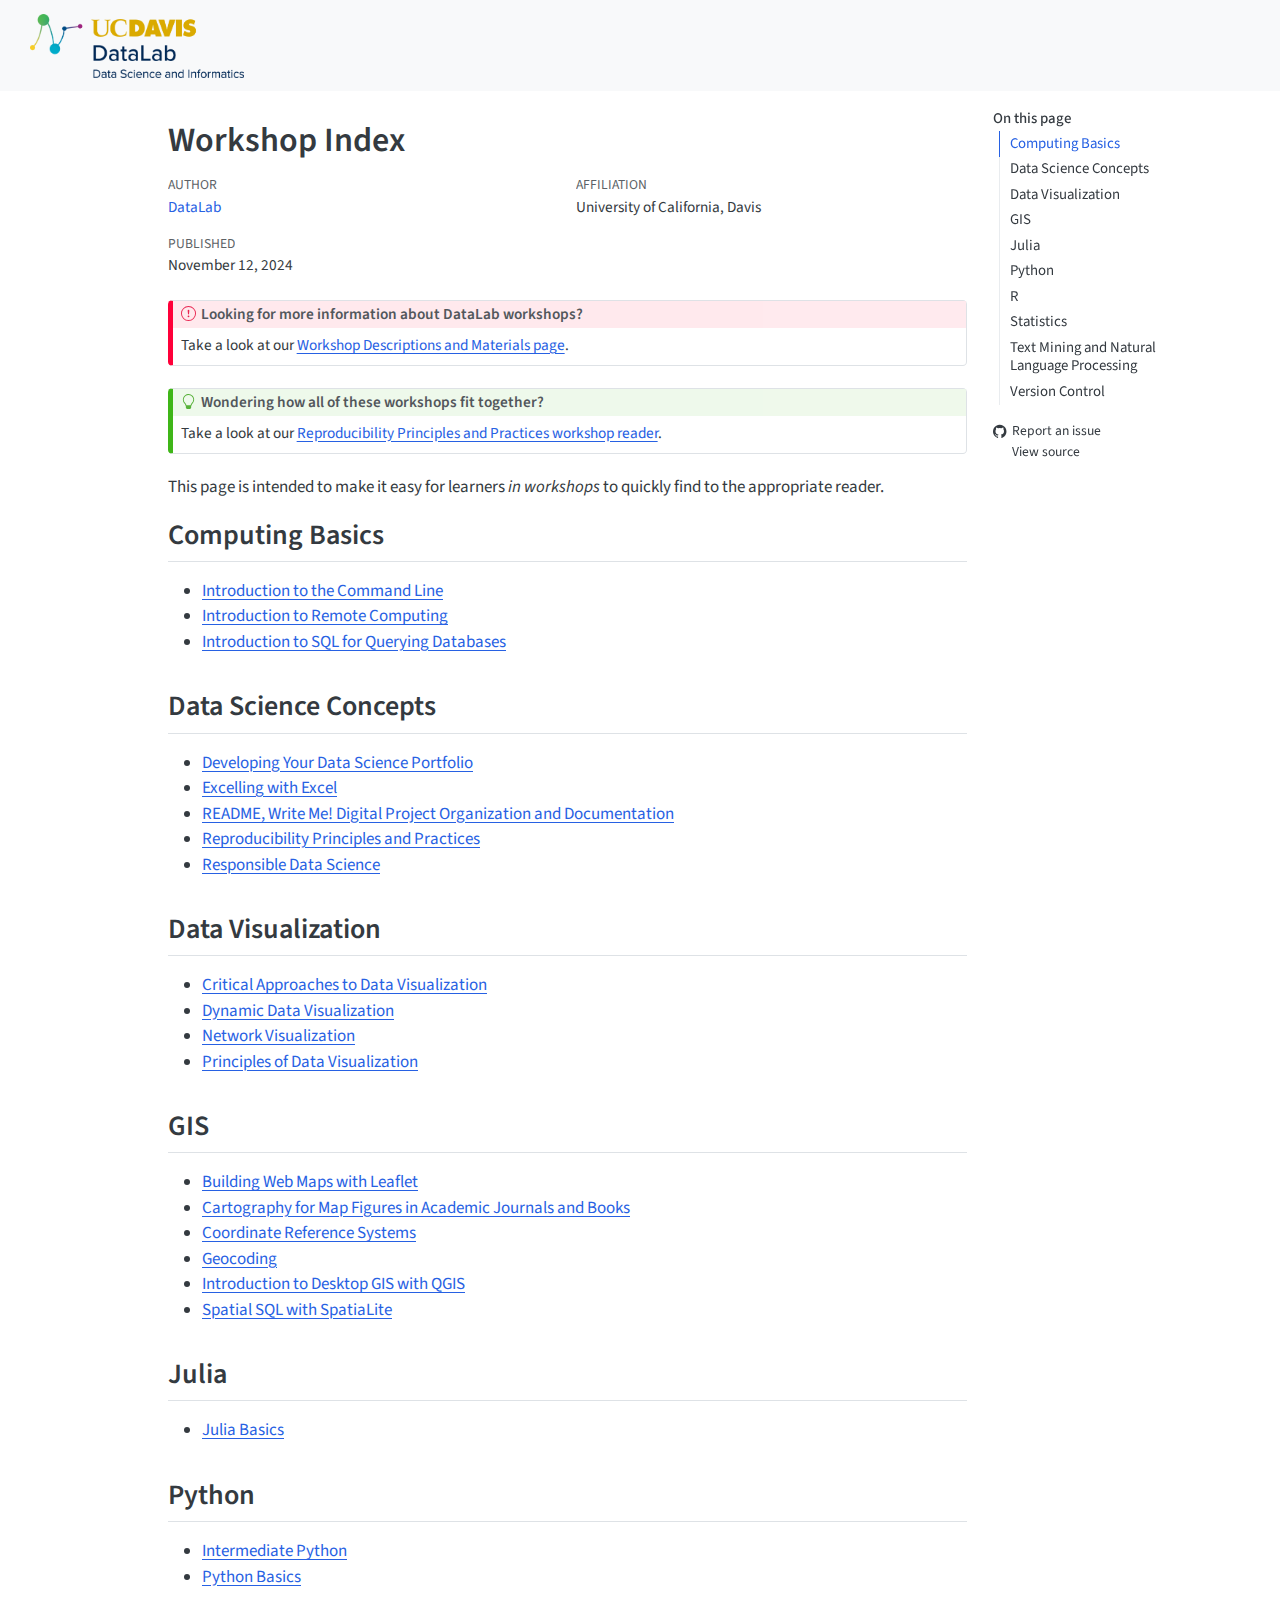
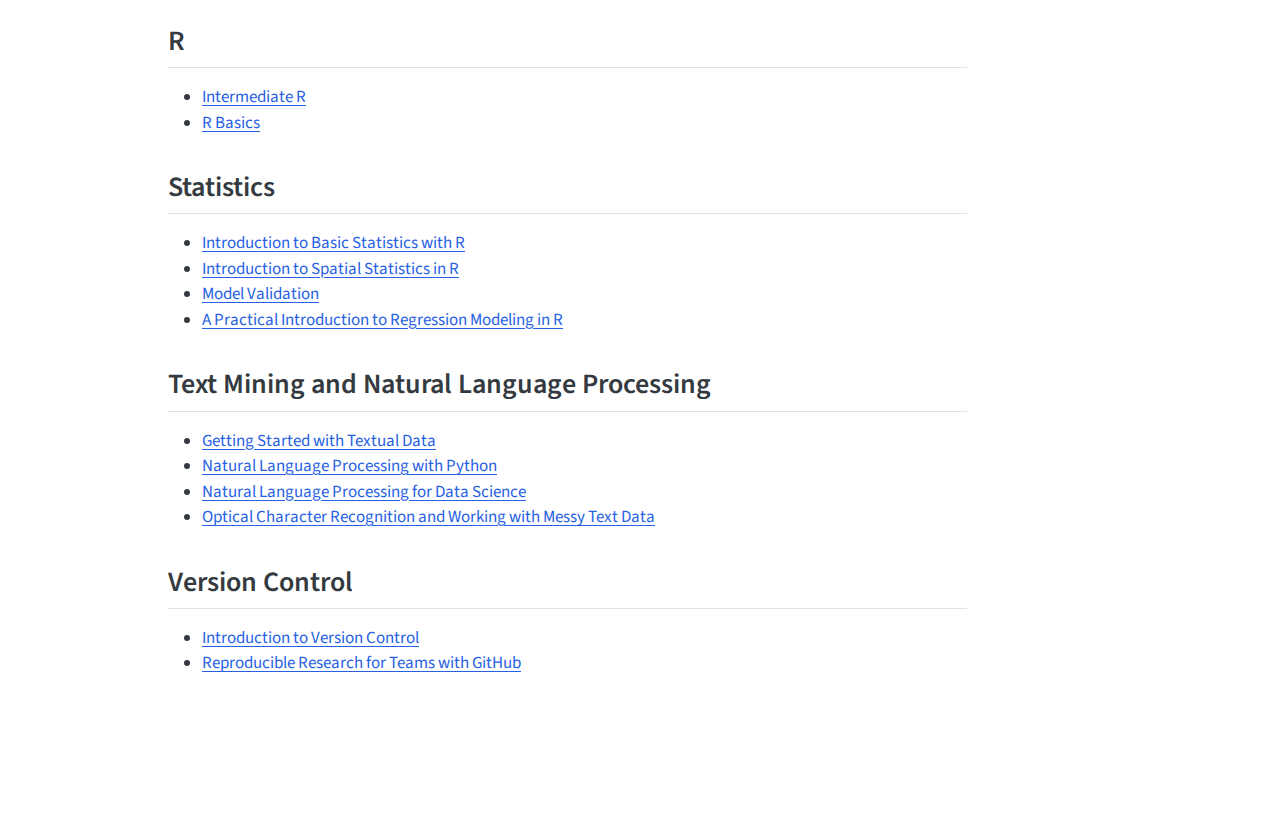
<file: docs/index.html>
<!DOCTYPE html>
<html xmlns="http://www.w3.org/1999/xhtml" lang="en" xml:lang="en"><head>

<meta charset="utf-8">
<meta name="generator" content="quarto-1.5.57">

<meta name="viewport" content="width=device-width, initial-scale=1.0, user-scalable=yes">

<meta name="author" content="DataLab">
<meta name="dcterms.date" content="2024-11-12">

<title>Workshop Index</title>
<style>
code{white-space: pre-wrap;}
span.smallcaps{font-variant: small-caps;}
div.columns{display: flex; gap: min(4vw, 1.5em);}
div.column{flex: auto; overflow-x: auto;}
div.hanging-indent{margin-left: 1.5em; text-indent: -1.5em;}
ul.task-list{list-style: none;}
ul.task-list li input[type="checkbox"] {
  width: 0.8em;
  margin: 0 0.8em 0.2em -1em; /* quarto-specific, see https://github.com/quarto-dev/quarto-cli/issues/4556 */ 
  vertical-align: middle;
}
</style>


<script src="site_libs/quarto-nav/quarto-nav.js"></script>
<script src="site_libs/clipboard/clipboard.min.js"></script>
<script src="site_libs/quarto-html/quarto.js"></script>
<script src="site_libs/quarto-html/popper.min.js"></script>
<script src="site_libs/quarto-html/tippy.umd.min.js"></script>
<script src="site_libs/quarto-html/anchor.min.js"></script>
<link href="site_libs/quarto-html/tippy.css" rel="stylesheet">
<link href="site_libs/quarto-html/quarto-syntax-highlighting.css" rel="stylesheet" id="quarto-text-highlighting-styles">
<script src="site_libs/bootstrap/bootstrap.min.js"></script>
<link href="site_libs/bootstrap/bootstrap-icons.css" rel="stylesheet">
<link href="site_libs/bootstrap/bootstrap.min.css" rel="stylesheet" id="quarto-bootstrap" data-mode="light">
<script id="quarto-search-options" type="application/json">{
  "language": {
    "search-no-results-text": "No results",
    "search-matching-documents-text": "matching documents",
    "search-copy-link-title": "Copy link to search",
    "search-hide-matches-text": "Hide additional matches",
    "search-more-match-text": "more match in this document",
    "search-more-matches-text": "more matches in this document",
    "search-clear-button-title": "Clear",
    "search-text-placeholder": "",
    "search-detached-cancel-button-title": "Cancel",
    "search-submit-button-title": "Submit",
    "search-label": "Search"
  }
}</script>
<style>
.navbar-logo {
  max-height: 3em;
  max-width: 50vw;
}
</style>


</head>

<body class="nav-fixed">

<div id="quarto-search-results"></div>
  <header id="quarto-header" class="headroom fixed-top">
    <nav class="navbar navbar-expand-lg " data-bs-theme="dark">
      <div class="navbar-container container-fluid">
      <div class="navbar-brand-container mx-auto">
    <a href="https://datalab.ucdavis.edu/" class="navbar-brand navbar-brand-logo">
    <img src="./images/datalab-logo-full-color-rgb-1.png" alt="The logo of the UC Davis DataLab." class="navbar-logo">
    </a>
  </div>
        <div class="quarto-navbar-tools tools-end">
</div>
      </div> <!-- /container-fluid -->
    </nav>
</header>
<!-- content -->
<div id="quarto-content" class="quarto-container page-columns page-rows-contents page-layout-article page-navbar">
<!-- sidebar -->
<!-- margin-sidebar -->
    <div id="quarto-margin-sidebar" class="sidebar margin-sidebar">
        <nav id="TOC" role="doc-toc" class="toc-active">
    <h2 id="toc-title">On this page</h2>
   
  <ul>
  <li><a href="#computing-basics" id="toc-computing-basics" class="nav-link active" data-scroll-target="#computing-basics">Computing Basics</a></li>
  <li><a href="#data-science-concepts" id="toc-data-science-concepts" class="nav-link" data-scroll-target="#data-science-concepts">Data Science Concepts</a></li>
  <li><a href="#data-visualization" id="toc-data-visualization" class="nav-link" data-scroll-target="#data-visualization">Data Visualization</a></li>
  <li><a href="#gis" id="toc-gis" class="nav-link" data-scroll-target="#gis">GIS</a></li>
  <li><a href="#julia" id="toc-julia" class="nav-link" data-scroll-target="#julia">Julia</a></li>
  <li><a href="#python" id="toc-python" class="nav-link" data-scroll-target="#python">Python</a></li>
  <li><a href="#r" id="toc-r" class="nav-link" data-scroll-target="#r">R</a></li>
  <li><a href="#statistics" id="toc-statistics" class="nav-link" data-scroll-target="#statistics">Statistics</a></li>
  <li><a href="#text-mining-and-natural-language-processing" id="toc-text-mining-and-natural-language-processing" class="nav-link" data-scroll-target="#text-mining-and-natural-language-processing">Text Mining and Natural Language Processing</a></li>
  <li><a href="#version-control" id="toc-version-control" class="nav-link" data-scroll-target="#version-control">Version Control</a></li>
  </ul>
<div class="toc-actions"><ul><li><a href="https://github.com/ucdavisdatalab/workshop_index/issues/new" class="toc-action"><i class="bi bi-github"></i>Report an issue</a></li><li><a href="https://github.com/ucdavisdatalab/workshop_index/blob/main/index.qmd" class="toc-action"><i class="bi empty"></i>View source</a></li></ul></div></nav>
    </div>
<!-- main -->
<main class="content" id="quarto-document-content">

<header id="title-block-header" class="quarto-title-block default">
<div class="quarto-title">
<h1 class="title">Workshop Index</h1>
</div>


<div class="quarto-title-meta-author">
  <div class="quarto-title-meta-heading">Author</div>
  <div class="quarto-title-meta-heading">Affiliation</div>
  
    <div class="quarto-title-meta-contents">
    <p class="author"><a href="https://datalab.ucdavis.edu/">DataLab</a> </p>
  </div>
  <div class="quarto-title-meta-contents">
        <p class="affiliation">
            University of California, Davis
          </p>
      </div>
  </div>

<div class="quarto-title-meta">

      
    <div>
    <div class="quarto-title-meta-heading">Published</div>
    <div class="quarto-title-meta-contents">
      <p class="date">November 12, 2024</p>
    </div>
  </div>
  
    
  </div>
  


</header>


<!--
github-repo: https://github.com/ucdavisdatalab/workshop_index
url: "https://ucdavisdatalab.github.io/workshop_index/"

lang: en-us

site: "bookdown::bookdown_site"
knit: "bookdown::render_book"
output:
  bookdown::gitbook:
    fig_caption: false
    config:
      toc:
        before: |
          <li><a href="https://datalab.ucdavis.edu/">
            <img src="https://datalab.ucdavis.edu/wp-content/uploads/2019/07/datalab-logo-full-color-rgb-1.png" style="height: 100%; width: 100%; object-fit: contain" />
          </a></li>
          <li><a href="./" style="font-size: 18px">UC Davis DataLab Workshops</a></li>
        after: |
          <a href="https://creativecommons.org/licenses/by-nc-sa/4.0/" target="_blank">
            <img alt="CC BY-SA 4.0" src="https://img.shields.io/badge/License-CC%20BY--NC--SA%204.0-lightgrey.svg" style="float: right; padding-right: 10px;" />
          </a>
        collapse: section
      sharing: no
      view: https://github.com/ucdavisdatalab/workshop_index/blob/main/%s
      edit: https://github.com/ucdavisdatalab/workshop_index/edit/main/%s



---
-->
<div class="callout callout-style-default callout-important callout-titled">
<div class="callout-header d-flex align-content-center">
<div class="callout-icon-container">
<i class="callout-icon"></i>
</div>
<div class="callout-title-container flex-fill">
Looking for more information about DataLab workshops?
</div>
</div>
<div class="callout-body-container callout-body">
<p>Take a look at our <a href="https://datalab.ucdavis.edu/workshops/descriptions/">Workshop Descriptions and Materials page</a>.</p>
</div>
</div>
<div class="callout callout-style-default callout-tip callout-titled">
<div class="callout-header d-flex align-content-center">
<div class="callout-icon-container">
<i class="callout-icon"></i>
</div>
<div class="callout-title-container flex-fill">
Wondering how all of these workshops fit together?
</div>
</div>
<div class="callout-body-container callout-body">
<p>Take a look at our <a href="https://ucdavisdatalab.github.io/workshop_reproducible_research/">Reproducibility Principles and Practices workshop reader</a>.</p>
</div>
</div>
<p>This page is intended to make it easy for learners <em>in workshops</em> to quickly find to the appropriate reader.</p>
<section id="computing-basics" class="level2">
<h2 class="anchored" data-anchor-id="computing-basics">Computing Basics</h2>
<ul>
<li><a href="https://ucdavisdatalab.github.io/workshop_introduction_to_the_command_line/">Introduction to the Command Line</a></li>
<li><a href="https://ucdavisdatalab.github.io/workshop_intro_to_remote_computing/chapters/index.html">Introduction to Remote Computing</a></li>
<li><a href="https://ucdavisdatalab.github.io/workshop_intro_to_sql/">Introduction to SQL for Querying Databases</a></li>
</ul>
</section>
<section id="data-science-concepts" class="level2">
<h2 class="anchored" data-anchor-id="data-science-concepts">Data Science Concepts</h2>
<ul>
<li><a href="https://ucdavisdatalab.github.io/workshop_portfolios/">Developing Your Data Science Portfolio</a></li>
<li><a href="https://ucdavisdatalab.github.io/workshop_keeping_data_tidy/">Excelling with Excel</a></li>
<li><a href="https://ucdavisdatalab.github.io/workshop_how-to-data-documentation/">README, Write Me! Digital Project Organization and Documentation</a></li>
<li><a href="https://ucdavisdatalab.github.io/workshop_reproducible_research/">Reproducibility Principles and Practices</a></li>
<li><a href="https://ucdavisdatalab.github.io/responsible-data-science/">Responsible Data Science</a></li>
</ul>
</section>
<section id="data-visualization" class="level2">
<h2 class="anchored" data-anchor-id="data-visualization">Data Visualization</h2>
<ul>
<li><a href="https://ucdavisdatalab.github.io/workshop_critical_data_viz/">Critical Approaches to Data Visualization</a></li>
<li><a href="https://ucdavisdatalab.github.io/workshop_dynamic_data_viz">Dynamic Data Visualization</a></li>
<li><a href="https://ucdavisdatalab.github.io/workshop_network_viz/">Network Visualization</a></li>
<li><a href="https://ucdavisdatalab.github.io/workshop_data_viz_principles/">Principles of Data Visualization</a></li>
</ul>
</section>
<section id="gis" class="level2">
<h2 class="anchored" data-anchor-id="gis">GIS</h2>
<ul>
<li><a href="https://ucdavisdatalab.github.io/workshop_web_maps/">Building Web Maps with Leaflet</a></li>
<li><a href="https://github.com/MicheleTobias/Workshop-Cartography-Journal-Figures">Cartography for Map Figures in Academic Journals and Books</a></li>
<li><a href="https://ucdavisdatalab.github.io/workshop_coordinate_reference_systems/">Coordinate Reference Systems</a></li>
<li><a href="https://github.com/MicheleTobias/geocoding-workshop">Geocoding</a></li>
<li><a href="https://ucdavisdatalab.github.io/Intro-to-Desktop-GIS-with-QGIS/">Introduction to Desktop GIS with QGIS</a></li>
<li><a href="https://github.com/ucdavisdatalab/Spatial_SQL">Spatial SQL with SpatiaLite</a></li>
</ul>
</section>
<section id="julia" class="level2">
<h2 class="anchored" data-anchor-id="julia">Julia</h2>
<ul>
<li><a href="https://ucjug.github.io/workshop_julia_basics/">Julia Basics</a></li>
</ul>
</section>
<section id="python" class="level2">
<h2 class="anchored" data-anchor-id="python">Python</h2>
<ul>
<li><a href="https://ucdavisdatalab.github.io/workshop_intermediate_python">Intermediate Python</a></li>
<li><a href="https://ucdavisdatalab.github.io/workshop_python_basics">Python Basics</a></li>
</ul>
</section>
<section id="r" class="level2">
<h2 class="anchored" data-anchor-id="r">R</h2>
<ul>
<li><a href="https://ucdavisdatalab.github.io/workshop_intermediate_r/">Intermediate R</a></li>
<li><a href="https://ucdavisdatalab.github.io/workshop_r_basics/">R Basics</a></li>
</ul>
</section>
<section id="statistics" class="level2">
<h2 class="anchored" data-anchor-id="statistics">Statistics</h2>
<ul>
<li><a href="https://ucdavisdatalab.github.io/basic_stats_r_1/">Introduction to Basic Statistics with R</a></li>
<li><a href="https://ucdavisdatalab.github.io/workshop-spatial-stats/">Introduction to Spatial Statistics in R</a></li>
<li><a href="https://ucdavisdatalab.github.io/workshop-model-validation/">Model Validation</a></li>
<li><a href="https://ucdavisdatalab.github.io/workshop_regression/">A Practical Introduction to Regression Modeling in R</a></li>
</ul>
</section>
<section id="text-mining-and-natural-language-processing" class="level2">
<h2 class="anchored" data-anchor-id="text-mining-and-natural-language-processing">Text Mining and Natural Language Processing</h2>
<ul>
<li><a href="https://ucdavisdatalab.github.io/workshop_getting_started_with_textual_data/">Getting Started with Textual Data</a></li>
<li><a href="https://ucdavisdatalab.github.io/workshop_nlp_with_python/">Natural Language Processing with Python</a></li>
<li><a href="https://ucdavisdatalab.github.io/workshop_nlp_reader/chapters/index.html#">Natural Language Processing for Data Science</a></li>
<li><a href="https://ucdavisdatalab.github.io/workshop_ocr_python">Optical Character Recognition and Working with Messy Text Data</a></li>
</ul>
</section>
<section id="version-control" class="level2">
<h2 class="anchored" data-anchor-id="version-control">Version Control</h2>
<ul>
<li><a href="https://ucdavisdatalab.github.io/workshop_introduction_to_version_control/">Introduction to Version Control</a></li>
<li><a href="https://ucdavisdatalab.github.io/workshop_git_for_teams/">Reproducible Research for Teams with GitHub</a></li>
</ul>


</section>

</main> <!-- /main -->
<script id="quarto-html-after-body" type="application/javascript">
window.document.addEventListener("DOMContentLoaded", function (event) {
  const toggleBodyColorMode = (bsSheetEl) => {
    const mode = bsSheetEl.getAttribute("data-mode");
    const bodyEl = window.document.querySelector("body");
    if (mode === "dark") {
      bodyEl.classList.add("quarto-dark");
      bodyEl.classList.remove("quarto-light");
    } else {
      bodyEl.classList.add("quarto-light");
      bodyEl.classList.remove("quarto-dark");
    }
  }
  const toggleBodyColorPrimary = () => {
    const bsSheetEl = window.document.querySelector("link#quarto-bootstrap");
    if (bsSheetEl) {
      toggleBodyColorMode(bsSheetEl);
    }
  }
  toggleBodyColorPrimary();  
  const icon = "";
  const anchorJS = new window.AnchorJS();
  anchorJS.options = {
    placement: 'right',
    icon: icon
  };
  anchorJS.add('.anchored');
  const isCodeAnnotation = (el) => {
    for (const clz of el.classList) {
      if (clz.startsWith('code-annotation-')) {                     
        return true;
      }
    }
    return false;
  }
  const onCopySuccess = function(e) {
    // button target
    const button = e.trigger;
    // don't keep focus
    button.blur();
    // flash "checked"
    button.classList.add('code-copy-button-checked');
    var currentTitle = button.getAttribute("title");
    button.setAttribute("title", "Copied!");
    let tooltip;
    if (window.bootstrap) {
      button.setAttribute("data-bs-toggle", "tooltip");
      button.setAttribute("data-bs-placement", "left");
      button.setAttribute("data-bs-title", "Copied!");
      tooltip = new bootstrap.Tooltip(button, 
        { trigger: "manual", 
          customClass: "code-copy-button-tooltip",
          offset: [0, -8]});
      tooltip.show();    
    }
    setTimeout(function() {
      if (tooltip) {
        tooltip.hide();
        button.removeAttribute("data-bs-title");
        button.removeAttribute("data-bs-toggle");
        button.removeAttribute("data-bs-placement");
      }
      button.setAttribute("title", currentTitle);
      button.classList.remove('code-copy-button-checked');
    }, 1000);
    // clear code selection
    e.clearSelection();
  }
  const getTextToCopy = function(trigger) {
      const codeEl = trigger.previousElementSibling.cloneNode(true);
      for (const childEl of codeEl.children) {
        if (isCodeAnnotation(childEl)) {
          childEl.remove();
        }
      }
      return codeEl.innerText;
  }
  const clipboard = new window.ClipboardJS('.code-copy-button:not([data-in-quarto-modal])', {
    text: getTextToCopy
  });
  clipboard.on('success', onCopySuccess);
  if (window.document.getElementById('quarto-embedded-source-code-modal')) {
    // For code content inside modals, clipBoardJS needs to be initialized with a container option
    // TODO: Check when it could be a function (https://github.com/zenorocha/clipboard.js/issues/860)
    const clipboardModal = new window.ClipboardJS('.code-copy-button[data-in-quarto-modal]', {
      text: getTextToCopy,
      container: window.document.getElementById('quarto-embedded-source-code-modal')
    });
    clipboardModal.on('success', onCopySuccess);
  }
    var localhostRegex = new RegExp(/^(?:http|https):\/\/localhost\:?[0-9]*\//);
    var mailtoRegex = new RegExp(/^mailto:/);
      var filterRegex = new RegExp('/' + window.location.host + '/');
    var isInternal = (href) => {
        return filterRegex.test(href) || localhostRegex.test(href) || mailtoRegex.test(href);
    }
    // Inspect non-navigation links and adorn them if external
 	var links = window.document.querySelectorAll('a[href]:not(.nav-link):not(.navbar-brand):not(.toc-action):not(.sidebar-link):not(.sidebar-item-toggle):not(.pagination-link):not(.no-external):not([aria-hidden]):not(.dropdown-item):not(.quarto-navigation-tool):not(.about-link)');
    for (var i=0; i<links.length; i++) {
      const link = links[i];
      if (!isInternal(link.href)) {
        // undo the damage that might have been done by quarto-nav.js in the case of
        // links that we want to consider external
        if (link.dataset.originalHref !== undefined) {
          link.href = link.dataset.originalHref;
        }
      }
    }
  function tippyHover(el, contentFn, onTriggerFn, onUntriggerFn) {
    const config = {
      allowHTML: true,
      maxWidth: 500,
      delay: 100,
      arrow: false,
      appendTo: function(el) {
          return el.parentElement;
      },
      interactive: true,
      interactiveBorder: 10,
      theme: 'quarto',
      placement: 'bottom-start',
    };
    if (contentFn) {
      config.content = contentFn;
    }
    if (onTriggerFn) {
      config.onTrigger = onTriggerFn;
    }
    if (onUntriggerFn) {
      config.onUntrigger = onUntriggerFn;
    }
    window.tippy(el, config); 
  }
  const noterefs = window.document.querySelectorAll('a[role="doc-noteref"]');
  for (var i=0; i<noterefs.length; i++) {
    const ref = noterefs[i];
    tippyHover(ref, function() {
      // use id or data attribute instead here
      let href = ref.getAttribute('data-footnote-href') || ref.getAttribute('href');
      try { href = new URL(href).hash; } catch {}
      const id = href.replace(/^#\/?/, "");
      const note = window.document.getElementById(id);
      if (note) {
        return note.innerHTML;
      } else {
        return "";
      }
    });
  }
  const xrefs = window.document.querySelectorAll('a.quarto-xref');
  const processXRef = (id, note) => {
    // Strip column container classes
    const stripColumnClz = (el) => {
      el.classList.remove("page-full", "page-columns");
      if (el.children) {
        for (const child of el.children) {
          stripColumnClz(child);
        }
      }
    }
    stripColumnClz(note)
    if (id === null || id.startsWith('sec-')) {
      // Special case sections, only their first couple elements
      const container = document.createElement("div");
      if (note.children && note.children.length > 2) {
        container.appendChild(note.children[0].cloneNode(true));
        for (let i = 1; i < note.children.length; i++) {
          const child = note.children[i];
          if (child.tagName === "P" && child.innerText === "") {
            continue;
          } else {
            container.appendChild(child.cloneNode(true));
            break;
          }
        }
        if (window.Quarto?.typesetMath) {
          window.Quarto.typesetMath(container);
        }
        return container.innerHTML
      } else {
        if (window.Quarto?.typesetMath) {
          window.Quarto.typesetMath(note);
        }
        return note.innerHTML;
      }
    } else {
      // Remove any anchor links if they are present
      const anchorLink = note.querySelector('a.anchorjs-link');
      if (anchorLink) {
        anchorLink.remove();
      }
      if (window.Quarto?.typesetMath) {
        window.Quarto.typesetMath(note);
      }
      // TODO in 1.5, we should make sure this works without a callout special case
      if (note.classList.contains("callout")) {
        return note.outerHTML;
      } else {
        return note.innerHTML;
      }
    }
  }
  for (var i=0; i<xrefs.length; i++) {
    const xref = xrefs[i];
    tippyHover(xref, undefined, function(instance) {
      instance.disable();
      let url = xref.getAttribute('href');
      let hash = undefined; 
      if (url.startsWith('#')) {
        hash = url;
      } else {
        try { hash = new URL(url).hash; } catch {}
      }
      if (hash) {
        const id = hash.replace(/^#\/?/, "");
        const note = window.document.getElementById(id);
        if (note !== null) {
          try {
            const html = processXRef(id, note.cloneNode(true));
            instance.setContent(html);
          } finally {
            instance.enable();
            instance.show();
          }
        } else {
          // See if we can fetch this
          fetch(url.split('#')[0])
          .then(res => res.text())
          .then(html => {
            const parser = new DOMParser();
            const htmlDoc = parser.parseFromString(html, "text/html");
            const note = htmlDoc.getElementById(id);
            if (note !== null) {
              const html = processXRef(id, note);
              instance.setContent(html);
            } 
          }).finally(() => {
            instance.enable();
            instance.show();
          });
        }
      } else {
        // See if we can fetch a full url (with no hash to target)
        // This is a special case and we should probably do some content thinning / targeting
        fetch(url)
        .then(res => res.text())
        .then(html => {
          const parser = new DOMParser();
          const htmlDoc = parser.parseFromString(html, "text/html");
          const note = htmlDoc.querySelector('main.content');
          if (note !== null) {
            // This should only happen for chapter cross references
            // (since there is no id in the URL)
            // remove the first header
            if (note.children.length > 0 && note.children[0].tagName === "HEADER") {
              note.children[0].remove();
            }
            const html = processXRef(null, note);
            instance.setContent(html);
          } 
        }).finally(() => {
          instance.enable();
          instance.show();
        });
      }
    }, function(instance) {
    });
  }
      let selectedAnnoteEl;
      const selectorForAnnotation = ( cell, annotation) => {
        let cellAttr = 'data-code-cell="' + cell + '"';
        let lineAttr = 'data-code-annotation="' +  annotation + '"';
        const selector = 'span[' + cellAttr + '][' + lineAttr + ']';
        return selector;
      }
      const selectCodeLines = (annoteEl) => {
        const doc = window.document;
        const targetCell = annoteEl.getAttribute("data-target-cell");
        const targetAnnotation = annoteEl.getAttribute("data-target-annotation");
        const annoteSpan = window.document.querySelector(selectorForAnnotation(targetCell, targetAnnotation));
        const lines = annoteSpan.getAttribute("data-code-lines").split(",");
        const lineIds = lines.map((line) => {
          return targetCell + "-" + line;
        })
        let top = null;
        let height = null;
        let parent = null;
        if (lineIds.length > 0) {
            //compute the position of the single el (top and bottom and make a div)
            const el = window.document.getElementById(lineIds[0]);
            top = el.offsetTop;
            height = el.offsetHeight;
            parent = el.parentElement.parentElement;
          if (lineIds.length > 1) {
            const lastEl = window.document.getElementById(lineIds[lineIds.length - 1]);
            const bottom = lastEl.offsetTop + lastEl.offsetHeight;
            height = bottom - top;
          }
          if (top !== null && height !== null && parent !== null) {
            // cook up a div (if necessary) and position it 
            let div = window.document.getElementById("code-annotation-line-highlight");
            if (div === null) {
              div = window.document.createElement("div");
              div.setAttribute("id", "code-annotation-line-highlight");
              div.style.position = 'absolute';
              parent.appendChild(div);
            }
            div.style.top = top - 2 + "px";
            div.style.height = height + 4 + "px";
            div.style.left = 0;
            let gutterDiv = window.document.getElementById("code-annotation-line-highlight-gutter");
            if (gutterDiv === null) {
              gutterDiv = window.document.createElement("div");
              gutterDiv.setAttribute("id", "code-annotation-line-highlight-gutter");
              gutterDiv.style.position = 'absolute';
              const codeCell = window.document.getElementById(targetCell);
              const gutter = codeCell.querySelector('.code-annotation-gutter');
              gutter.appendChild(gutterDiv);
            }
            gutterDiv.style.top = top - 2 + "px";
            gutterDiv.style.height = height + 4 + "px";
          }
          selectedAnnoteEl = annoteEl;
        }
      };
      const unselectCodeLines = () => {
        const elementsIds = ["code-annotation-line-highlight", "code-annotation-line-highlight-gutter"];
        elementsIds.forEach((elId) => {
          const div = window.document.getElementById(elId);
          if (div) {
            div.remove();
          }
        });
        selectedAnnoteEl = undefined;
      };
        // Handle positioning of the toggle
    window.addEventListener(
      "resize",
      throttle(() => {
        elRect = undefined;
        if (selectedAnnoteEl) {
          selectCodeLines(selectedAnnoteEl);
        }
      }, 10)
    );
    function throttle(fn, ms) {
    let throttle = false;
    let timer;
      return (...args) => {
        if(!throttle) { // first call gets through
            fn.apply(this, args);
            throttle = true;
        } else { // all the others get throttled
            if(timer) clearTimeout(timer); // cancel #2
            timer = setTimeout(() => {
              fn.apply(this, args);
              timer = throttle = false;
            }, ms);
        }
      };
    }
      // Attach click handler to the DT
      const annoteDls = window.document.querySelectorAll('dt[data-target-cell]');
      for (const annoteDlNode of annoteDls) {
        annoteDlNode.addEventListener('click', (event) => {
          const clickedEl = event.target;
          if (clickedEl !== selectedAnnoteEl) {
            unselectCodeLines();
            const activeEl = window.document.querySelector('dt[data-target-cell].code-annotation-active');
            if (activeEl) {
              activeEl.classList.remove('code-annotation-active');
            }
            selectCodeLines(clickedEl);
            clickedEl.classList.add('code-annotation-active');
          } else {
            // Unselect the line
            unselectCodeLines();
            clickedEl.classList.remove('code-annotation-active');
          }
        });
      }
  const findCites = (el) => {
    const parentEl = el.parentElement;
    if (parentEl) {
      const cites = parentEl.dataset.cites;
      if (cites) {
        return {
          el,
          cites: cites.split(' ')
        };
      } else {
        return findCites(el.parentElement)
      }
    } else {
      return undefined;
    }
  };
  var bibliorefs = window.document.querySelectorAll('a[role="doc-biblioref"]');
  for (var i=0; i<bibliorefs.length; i++) {
    const ref = bibliorefs[i];
    const citeInfo = findCites(ref);
    if (citeInfo) {
      tippyHover(citeInfo.el, function() {
        var popup = window.document.createElement('div');
        citeInfo.cites.forEach(function(cite) {
          var citeDiv = window.document.createElement('div');
          citeDiv.classList.add('hanging-indent');
          citeDiv.classList.add('csl-entry');
          var biblioDiv = window.document.getElementById('ref-' + cite);
          if (biblioDiv) {
            citeDiv.innerHTML = biblioDiv.innerHTML;
          }
          popup.appendChild(citeDiv);
        });
        return popup.innerHTML;
      });
    }
  }
});
</script>
</div> <!-- /content -->




<footer class="footer"><div class="nav-footer"><div class="nav-footer-center"><div class="toc-actions d-sm-block d-md-none"><ul><li><a href="https://github.com/ucdavisdatalab/workshop_index/issues/new" class="toc-action"><i class="bi bi-github"></i>Report an issue</a></li><li><a href="https://github.com/ucdavisdatalab/workshop_index/blob/main/index.qmd" class="toc-action"><i class="bi empty"></i>View source</a></li></ul></div></div></div></footer></body></html>
</file>
<file: docs/site_libs/quarto-html/tippy.css>
.tippy-box[data-animation=fade][data-state=hidden]{opacity:0}[data-tippy-root]{max-width:calc(100vw - 10px)}.tippy-box{position:relative;background-color:#333;color:#fff;border-radius:4px;font-size:14px;line-height:1.4;white-space:normal;outline:0;transition-property:transform,visibility,opacity}.tippy-box[data-placement^=top]>.tippy-arrow{bottom:0}.tippy-box[data-placement^=top]>.tippy-arrow:before{bottom:-7px;left:0;border-width:8px 8px 0;border-top-color:initial;transform-origin:center top}.tippy-box[data-placement^=bottom]>.tippy-arrow{top:0}.tippy-box[data-placement^=bottom]>.tippy-arrow:before{top:-7px;left:0;border-width:0 8px 8px;border-bottom-color:initial;transform-origin:center bottom}.tippy-box[data-placement^=left]>.tippy-arrow{right:0}.tippy-box[data-placement^=left]>.tippy-arrow:before{border-width:8px 0 8px 8px;border-left-color:initial;right:-7px;transform-origin:center left}.tippy-box[data-placement^=right]>.tippy-arrow{left:0}.tippy-box[data-placement^=right]>.tippy-arrow:before{left:-7px;border-width:8px 8px 8px 0;border-right-color:initial;transform-origin:center right}.tippy-box[data-inertia][data-state=visible]{transition-timing-function:cubic-bezier(.54,1.5,.38,1.11)}.tippy-arrow{width:16px;height:16px;color:#333}.tippy-arrow:before{content:"";position:absolute;border-color:transparent;border-style:solid}.tippy-content{position:relative;padding:5px 9px;z-index:1}
</file>
<file: docs/site_libs/quarto-html/quarto-syntax-highlighting.css>
/* quarto syntax highlight colors */
:root {
  --quarto-hl-ot-color: #003B4F;
  --quarto-hl-at-color: #657422;
  --quarto-hl-ss-color: #20794D;
  --quarto-hl-an-color: #5E5E5E;
  --quarto-hl-fu-color: #4758AB;
  --quarto-hl-st-color: #20794D;
  --quarto-hl-cf-color: #003B4F;
  --quarto-hl-op-color: #5E5E5E;
  --quarto-hl-er-color: #AD0000;
  --quarto-hl-bn-color: #AD0000;
  --quarto-hl-al-color: #AD0000;
  --quarto-hl-va-color: #111111;
  --quarto-hl-bu-color: inherit;
  --quarto-hl-ex-color: inherit;
  --quarto-hl-pp-color: #AD0000;
  --quarto-hl-in-color: #5E5E5E;
  --quarto-hl-vs-color: #20794D;
  --quarto-hl-wa-color: #5E5E5E;
  --quarto-hl-do-color: #5E5E5E;
  --quarto-hl-im-color: #00769E;
  --quarto-hl-ch-color: #20794D;
  --quarto-hl-dt-color: #AD0000;
  --quarto-hl-fl-color: #AD0000;
  --quarto-hl-co-color: #5E5E5E;
  --quarto-hl-cv-color: #5E5E5E;
  --quarto-hl-cn-color: #8f5902;
  --quarto-hl-sc-color: #5E5E5E;
  --quarto-hl-dv-color: #AD0000;
  --quarto-hl-kw-color: #003B4F;
}

/* other quarto variables */
:root {
  --quarto-font-monospace: SFMono-Regular, Menlo, Monaco, Consolas, "Liberation Mono", "Courier New", monospace;
}

pre > code.sourceCode > span {
  color: #003B4F;
}

code span {
  color: #003B4F;
}

code.sourceCode > span {
  color: #003B4F;
}

div.sourceCode,
div.sourceCode pre.sourceCode {
  color: #003B4F;
}

code span.ot {
  color: #003B4F;
  font-style: inherit;
}

code span.at {
  color: #657422;
  font-style: inherit;
}

code span.ss {
  color: #20794D;
  font-style: inherit;
}

code span.an {
  color: #5E5E5E;
  font-style: inherit;
}

code span.fu {
  color: #4758AB;
  font-style: inherit;
}

code span.st {
  color: #20794D;
  font-style: inherit;
}

code span.cf {
  color: #003B4F;
  font-weight: bold;
  font-style: inherit;
}

code span.op {
  color: #5E5E5E;
  font-style: inherit;
}

code span.er {
  color: #AD0000;
  font-style: inherit;
}

code span.bn {
  color: #AD0000;
  font-style: inherit;
}

code span.al {
  color: #AD0000;
  font-style: inherit;
}

code span.va {
  color: #111111;
  font-style: inherit;
}

code span.bu {
  font-style: inherit;
}

code span.ex {
  font-style: inherit;
}

code span.pp {
  color: #AD0000;
  font-style: inherit;
}

code span.in {
  color: #5E5E5E;
  font-style: inherit;
}

code span.vs {
  color: #20794D;
  font-style: inherit;
}

code span.wa {
  color: #5E5E5E;
  font-style: italic;
}

code span.do {
  color: #5E5E5E;
  font-style: italic;
}

code span.im {
  color: #00769E;
  font-style: inherit;
}

code span.ch {
  color: #20794D;
  font-style: inherit;
}

code span.dt {
  color: #AD0000;
  font-style: inherit;
}

code span.fl {
  color: #AD0000;
  font-style: inherit;
}

code span.co {
  color: #5E5E5E;
  font-style: inherit;
}

code span.cv {
  color: #5E5E5E;
  font-style: italic;
}

code span.cn {
  color: #8f5902;
  font-style: inherit;
}

code span.sc {
  color: #5E5E5E;
  font-style: inherit;
}

code span.dv {
  color: #AD0000;
  font-style: inherit;
}

code span.kw {
  color: #003B4F;
  font-weight: bold;
  font-style: inherit;
}

.prevent-inlining {
  content: "</";
}

/*# sourceMappingURL=debc5d5d77c3f9108843748ff7464032.css.map */
</file>
